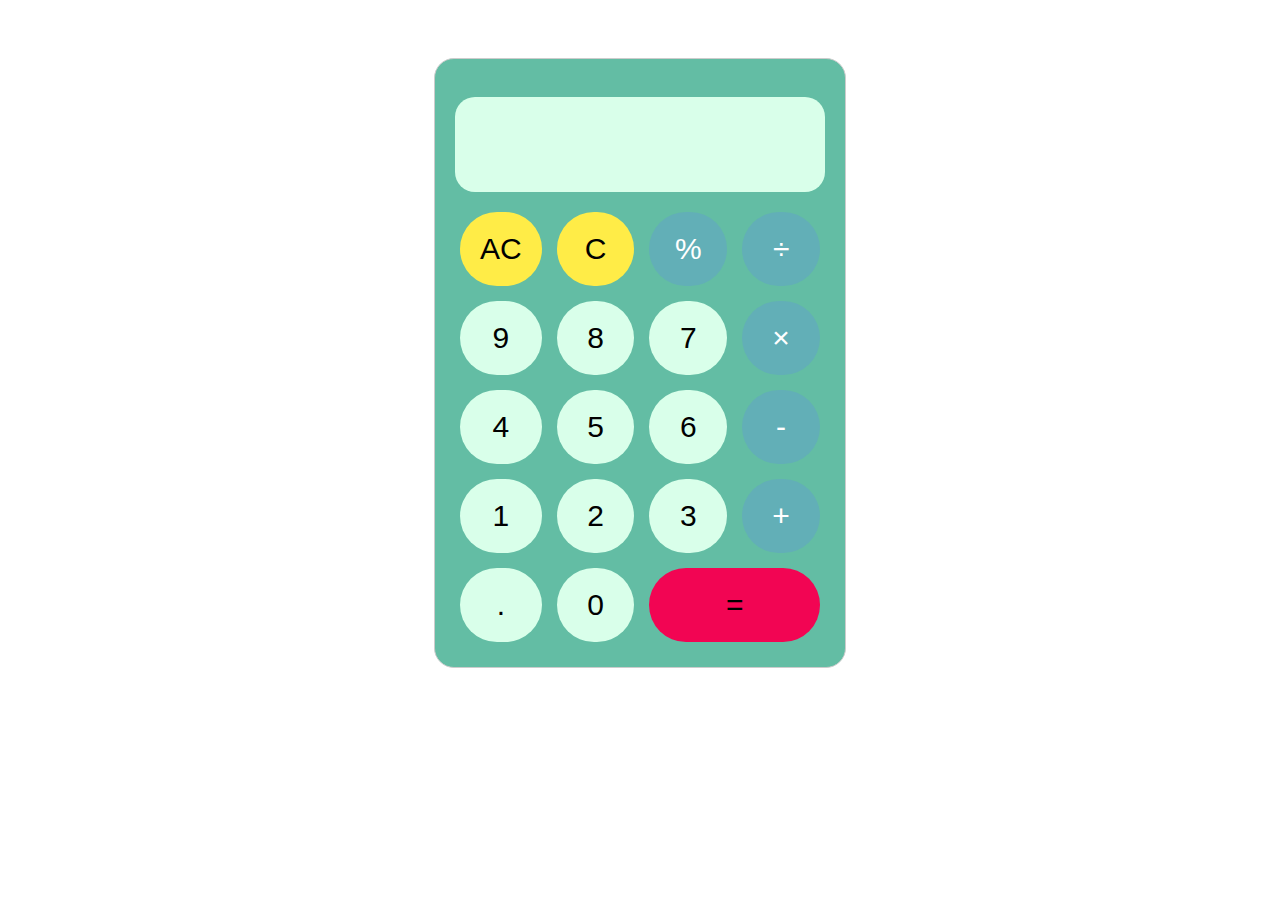
<file: HCI_CALCU/index.html>
<!DOCTYPE html>
<html lang="en">
<head>
<meta charset="UTF-8">
<meta name="viewport" content="width=device-width, initial-scale=1.0">
<title>Calculator</title>
<link rel="stylesheet" href="index.css">
</head>
<body>
    <div class="box">
        <div class="container">
            <div class="input-display" id="input-display" style="height: 25px; border-radius: 20px;"></div>

            <div class="grid-item">
                <button type="button" id="ac" style="background-color: #ffec47;">AC</button>
            </div>

            <div class="grid-item">
                <button type="button" id="c" style="background-color: #ffec47;">C</button>
            </div>

            <div class="grid-item">
                <button type="button" id="modulo" style="background-color: #62afb7; color:white;">%</button>
            </div>

            <div class="grid-item">
                <button type="button" id="divide" style="background-color: #62afb7;  color:white;">÷</button>
            </div>

            <div class="grid-item">
                <button type="button" id="nine">9</button>
            </div>

            <div class="grid-item">
                <button type="button" id="eight">8</button>
            </div>

            <div class="grid-item">
                <button type="button" id="seven">7</button>
            </div>

            <div class="grid-item">
                <button type="button" id="multiply" style="background-color: #62afb7;  color:white;">×</button>
            </div>

            <div class="grid-item">
                <button type="button" id="four">4</button>
            </div>
            
            <div class="grid-item">
                <button type="button" id="five">5</button>
            </div>

            <div class="grid-item">
                <button type="button" id="six">6</button>
            </div>

            <div class="grid-item">
                <button type="button" id="minus" style="background-color: #62afb7;  color:white;">-</button>
            </div>

            <div class="grid-item">
                <button type="button" id="one">1</button>
            </div>

            <div class="grid-item">
                <button type="button" id="two">2</button>
            </div>

            <div class="grid-item">
                <button type="button" id="three">3</button>
            </div>

            <div class="grid-item">
                <button type="button" id="add" style="background-color: #62afb7;  color:white;">+</button>
            </div>

            <div class="grid-item">
                <button type="button" id="decimal">.</button>
            </div>

            <div class="grid-item">
                <button type="button" id="zero">0</button>
            </div>

            <div class="grid-item" id="zero-grid">
                <button type="button" id="equals" style="background-color: #f20553;">=</button>
            </div>
        </div>
    </div>
    <script src="calculator.js"></script>
</body>
</html>
</file>
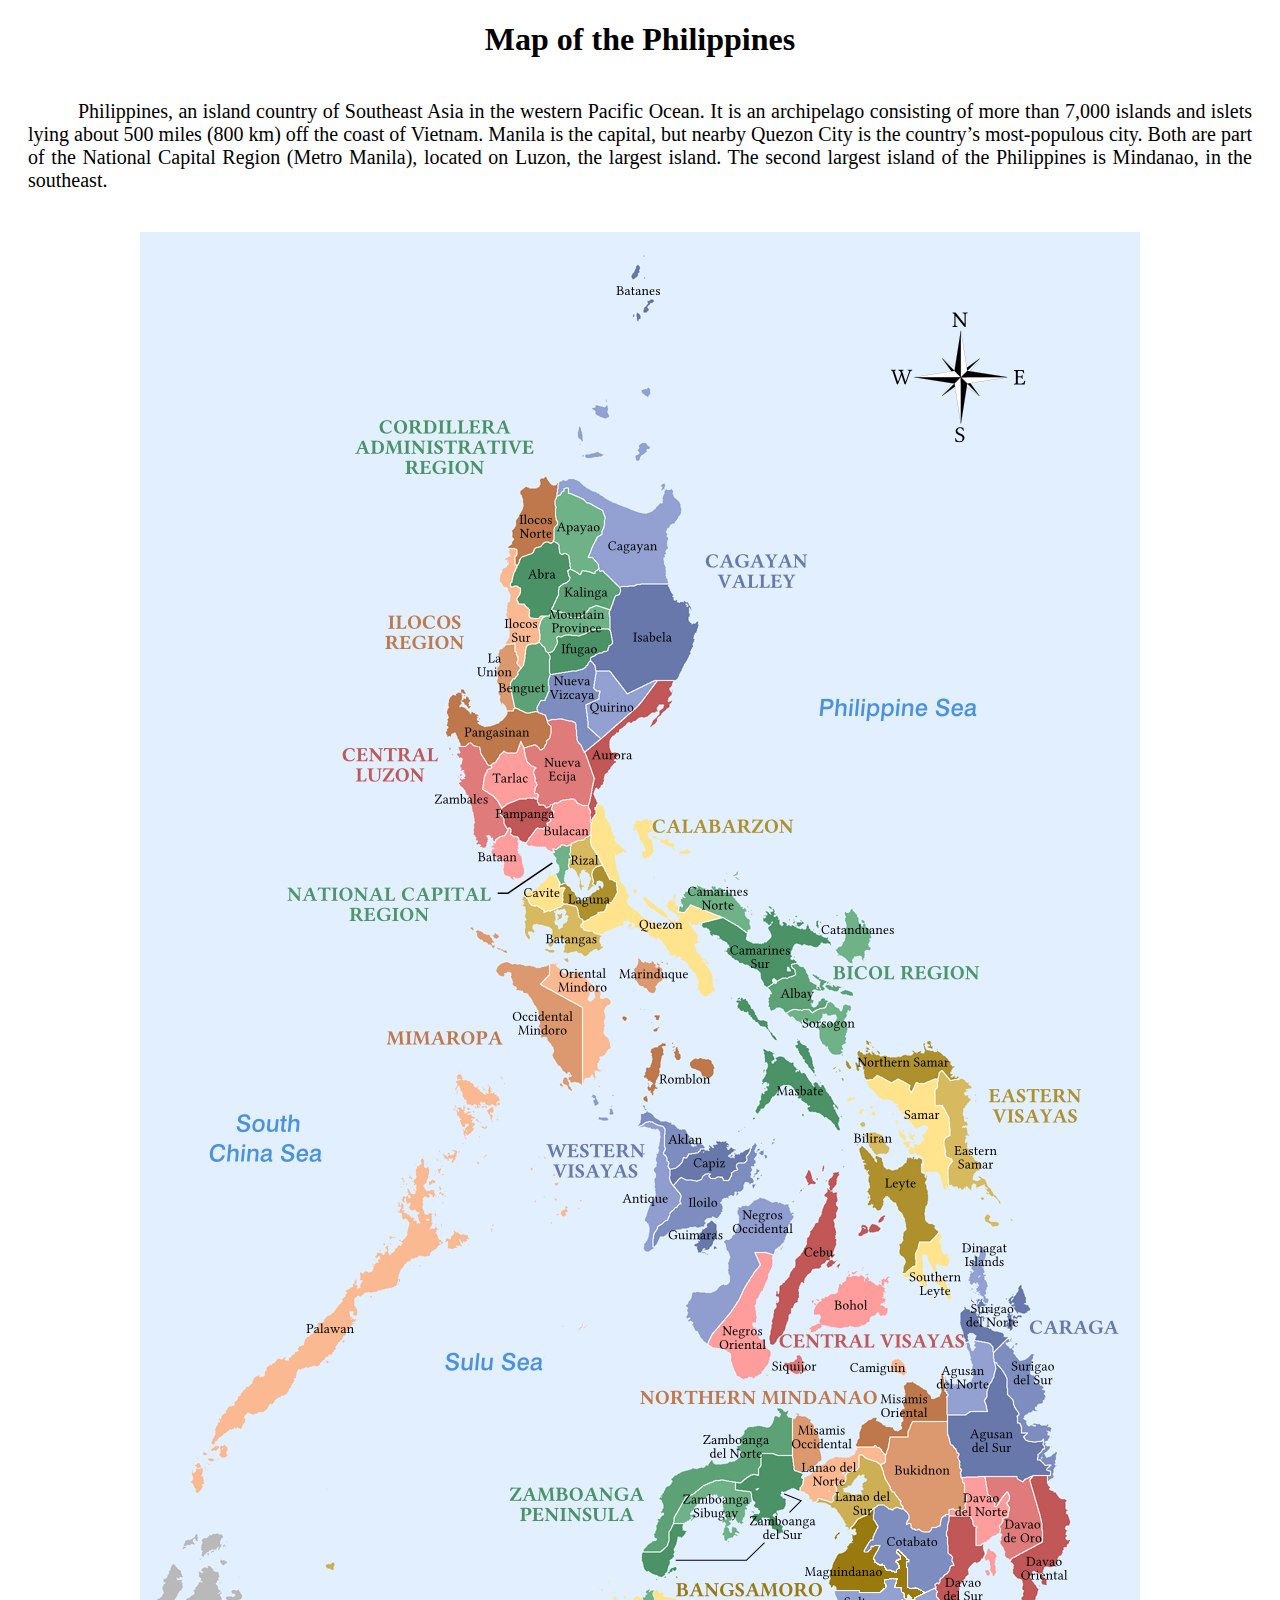
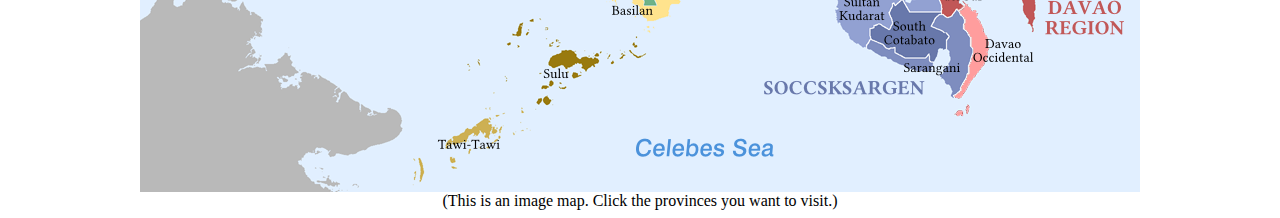
<file: Image Mapping/index.html>
<!-- Lubay, Robert Deniel M.
     BSCS 2A


Information in the file are from the web. PhilAtlas.com (Province information)-->
<!DOCTYPE html>
<head>
    <html lang="en">
    <meta charset="UTF-8">
    <meta name="viewport" content="width=device-width, initial-scale=1.0">

    <title>Map of The Philippines</title>

    <style>
        .center-image {
            display: flex;
            justify-content: center;
        }
    </style>

</head>

<body>
    <h1 style="text-align: center;">Map of the Philippines</h1>
    <p style="text-indent: 50px; font-size: 20px; text-align: justify; padding: 20px;">
        Philippines, an island country of Southeast Asia in the western Pacific Ocean. It is an archipelago consisting of more than 7,000 islands and islets lying about 500 miles (800 km) off the coast of Vietnam. Manila is the capital, but nearby Quezon City is the country’s most-populous city. Both are part of the National Capital Region (Metro Manila), located on Luzon, the largest island. The second largest island of the Philippines is Mindanao, in the southeast.
    </p>
<div class="center-image">
<img src="Labelled_map_of_the_Philippines_-_Provinces_and_Regions.png" usemap="#image-map">
</div>
<figcaption style="text-align: center;">(This is an image map. Click the provinces you want to visit.)</figcaption>


<map name="image-map">
    <!-- Province with html file -->
    <!-- Luzon -->
    <area target="" alt="Tarlac" title="Tarlac" href="Tarlac.html" coords="372,548,18" shape="circle">
    <area target="" alt="Batanes" title="Batanes" href="Batanes.html" coords="497,58,29" shape="circle">
    <area target="" alt="Quezon" title="Quezon" href="Quezon.html" coords="509,689,34" shape="circle">

    <!-- Visayas -->
    <area target="" alt="Leyte" title="Leyte" href="Leyte.html" coords="759,962,32" shape="circle">
    <area target="" alt="Samar" title="Samar" href="Samar.html" coords="781,884,28" shape="circle">
    <area target="" alt="Antique" title="Antique" href="Antique.html" coords="509,966,23" shape="circle">

    <!-- Mindanao -->
    <area target="" alt="Tawi-Tawi" title="Tawi-Tawi" href="Tawi-Tawi.html" coords="330,1509,34" shape="circle">
    <area target="" alt="Maguindanao" title="Maguindanao" href="Maguindanao.html" coords="706,1331,23" shape="circle">
    <area target="" alt="Bukidnon" title="Bukidnon" href="Bukidnon.html" coords="786,1237,29" shape="circle">


    <!-- Without -->
    <area target="" alt="Aurora" title="Aurora" href="#" coords="470,526,18" shape="circle">
    <area target="" alt="Nueva Ecija" title="Nueva Ecija" href="#" coords="423,536,24" shape="circle">
    <area target="" alt="Ilocos Norte" title="Ilocos Norte" href="#" coords="393,292,21" shape="circle">
    <area target="" alt="Apayao" title="Apayao" href="#" coords="438,295,22" shape="circle">
    <area target="" alt="Cagayan" title="Cagayan" href="#" coords="495,319,33" shape="circle">
    <area target="" alt="Isabela" title="Isabela" href="#" coords="513,408,34" shape="circle">
    <area target="" alt="Quirino" title="Quirino" href="#" coords="473,474,18" shape="circle">
    <area target="" alt="Ifugao" title="Ifugao" href="#" coords="434,421,17" shape="circle">
    <area target="" alt="La Union " title="La Union " href="#" coords="368,440,12" shape="circle">
    <area target="" alt="Ilocos Sur" title="Ilocos Sur" href="#" coords="380,396,18" shape="circle">
    <area target="" alt="Abra" title="Abra" href="#" coords="401,346,21" shape="circle">
    <area target="" alt="Mountain Province" title="Mountain Province" href="#" coords="435,391,15" shape="circle">
    <area target="" alt="Pangasinan" title="Pangasinan" href="#" coords="358,504,24" shape="circle">
    <area target="" alt="Batangas" title="Batangas" href="#" coords="420,702,23" shape="circle">
    <area target="" alt="Marinduque" title="Marinduque" href="#" coords="508,749,20" shape="circle">
    <area target="" alt="Oriental Mindoro" title="Oriental Mindoro" href="#" coords="453,762,20" shape="circle">
    <area target="" alt="Occidental Mindoro" title="Occidental Mindoro" href="#" coords="409,790,27" shape="circle">
    <area target="" alt="Palawan" title="Palawan" href="#" coords="75,1195,107,1139,146,1109,164,1086,198,1062,219,1041,235,1012,253,1000,264,945,285,923,298,946,307,1000,287,1045,245,1074,226,1098,165,1148,136,1179,95,1203,85,1210,68,1216" shape="poly">
    <area target="" alt="Romblon" title="Romblon" href="#" coords="538,837,38" shape="circle">
    <area target="" alt="Zambales" title="Zambales" href="#" coords="325,567,28" shape="circle">
    <area target="" alt="Bataan" title="Bataan" href="#" coords="365,627,19" shape="circle">
    <area target="" alt="Bulacan" title="Bulacan" href="#" coords="429,596,24" shape="circle">
    <area target="" alt="Pampanga" title="Pampanga" href="#" coords="383,586,18" shape="circle">
    <area target="" alt="Rizal" title="Rizal" href="#" coords="444,629,10" shape="circle">
    <area target="" alt="Laguna" title="Laguna" href="#" coords="449,664,21" shape="circle">
    <area target="" alt="Cavite" title="Cavite" href="#" coords="405,661,19" shape="circle">
    <area target="" alt="Camarines Norte" title="Camarines Norte" href="#" coords="575,669,23" shape="circle">
    <area target="" alt="Camarines Sur" title="Camarines Sur" href="#" coords="625,724,27" shape="circle">
    <area target="" alt="Catanduanes" title="Catanduanes" href="#" coords="714,701,27" shape="circle">
    <area target="" alt="Albay" title="Albay" href="#" coords="654,762,18" shape="circle">
    <area target="" alt="Sorsogon" title="Sorsogon" href="#" coords="689,798,25" shape="circle">
    <area target="" alt="Masbate" title="Masbate" href="#" coords="653,858,36" shape="circle">
    <area target="" alt="Nueva Vizcaya" title="Nueva Vizcaya" href="#" coords="431,464,21" shape="circle">
    <area target="" alt="Kalinga" title="Kalinga" href="#" coords="446,358,17" shape="circle">
    <area target="" alt="Benguet" title="Benguet" href="#" coords="393,453,14" shape="circle">




    <area target="" alt="Aklan " title="Aklan" href="#" coords="573,930,16" shape="circle">
    <area target="" alt="Iloilo" title="Iloilo" href="#" coords="558,971,21" shape="circle">
    <area target="" alt="Guimaras" title="Guimaras" href="#" coords="566,1010,16" shape="circle">
    <area target="" alt="Negros Occidental" title="Negros Occidental" href="#" coords="615,994,27" shape="circle">
    <area target="" alt="Negros Oriental" title="Negros Oriental" href="" coords="601,1105,29" shape="circle">
    <area target="" alt="Cebu" title="Cebu" href="#" coords="677,1020,31" shape="circle">
    <area target="" alt="Bohol" title="Bohol" href="#" coords="715,1076,28" shape="circle">
    <area target="" alt="Siquijor" title="Siquijor" href="#" coords="656,1135,22" shape="circle">
    <area target="" alt="Biliran" title="Biliran" href="#" coords="732,909,25" shape="circle">
    <area target="" alt="Eastern Samar" title="Eastern Samar" href="#" coords="833,924,28" shape="circle">
    <area target="" alt="Southern Leyte" title="Southern Leyte" href="#" coords="793,1040,25" shape="circle">



    <area target="" alt="Zamboanga del Norte" title="Zamboanga del Norte" href="#" coords="583,1215,36" shape="circle">
    <area target="" alt="Zamboanga Sibugay" title="Zamboanga Sibugay" href="#" coords="578,1286,28" shape="circle">
    <area target="" alt="Zamboanga del Sur" title="Zamboanga del Sur" href="#" coords="638,1272,30" shape="circle">
    <area target="" alt="Misamis Occidental" title="Misamis Occidental" href="#" coords="679,1199,26" shape="circle">
    <area target="" alt="Lanao del Norte" title="Lanao del Norte" href="#" coords="687,1248,19" shape="circle">
    <area target="" alt="Cotabato" title="Cotabato" href="#" coords="770,1318,25" shape="circle">
    <area target="" alt="Sultan Kudarat" title="Sultan Kudarat" href="#" coords="770,1401,24" shape="circle">
    <area target="" alt="Sarangani" title="Sarangani" href="#" coords="788,1445,19" shape="circle">
    <area target="" alt="Davao del Sur" title="Davao del Sur" href="#" coords="823,1359,21" shape="circle">
    <area target="" alt="Davao del Norte" title="Davao del Norte" href="#" coords="839,1272,21" shape="circle">
    <area target="" alt="Davao de Oro" title="Davao de Oro" href="#" coords="883,1298,22" shape="circle">
    <area target="" alt="Davao Oriental" title="Davao Oriental" href="#" coords="901,1342,22" shape="circle">
    <area target="" alt="Davao Occidental" title="Davao Occidental" href="#" coords="856,1421,24" shape="circle">
    <area target="" alt="Camiguin" title="Camiguin" href="#" coords="754,1134,18" shape="circle">
    <area target="" alt="Misamis Oriental" title="Misamis Oriental" href="#" coords="767,1174,21" shape="circle">
    <area target="" alt="Lanao del Sur" title="Lanao del Sur" href="#" coords="727,1266,19" shape="circle">
    <area target="" alt="Agusan del Sur" title="Agusan del Sur" href="#" coords="852,1210,28" shape="circle">
    <area target="" alt="Agusan del Norte" title="Agusan del Norte" href="#" coords="827,1149,26" shape="circle">
    <area target="" alt="Surigao del Sur" title="Surigao del Sur" href="#" coords="898,1143,29" shape="circle">
    <area target="" alt="Surigao del Norte" title="Surigao del Norte" href="#" coords="853,1085,25" shape="circle">
    <area target="" alt="Dinagat Island" title="Dinagat Island" href="#" coords="843,1028,25" shape="circle">
    <area target="" alt="Sulu" title="Sulu" href="#" coords="426,1438,29" shape="circle">
    <area target="" alt="Basilan" title="Basilan" href="#" coords="510,1379,27" shape="circle">
</map>
</map></body>
</html>
</file>
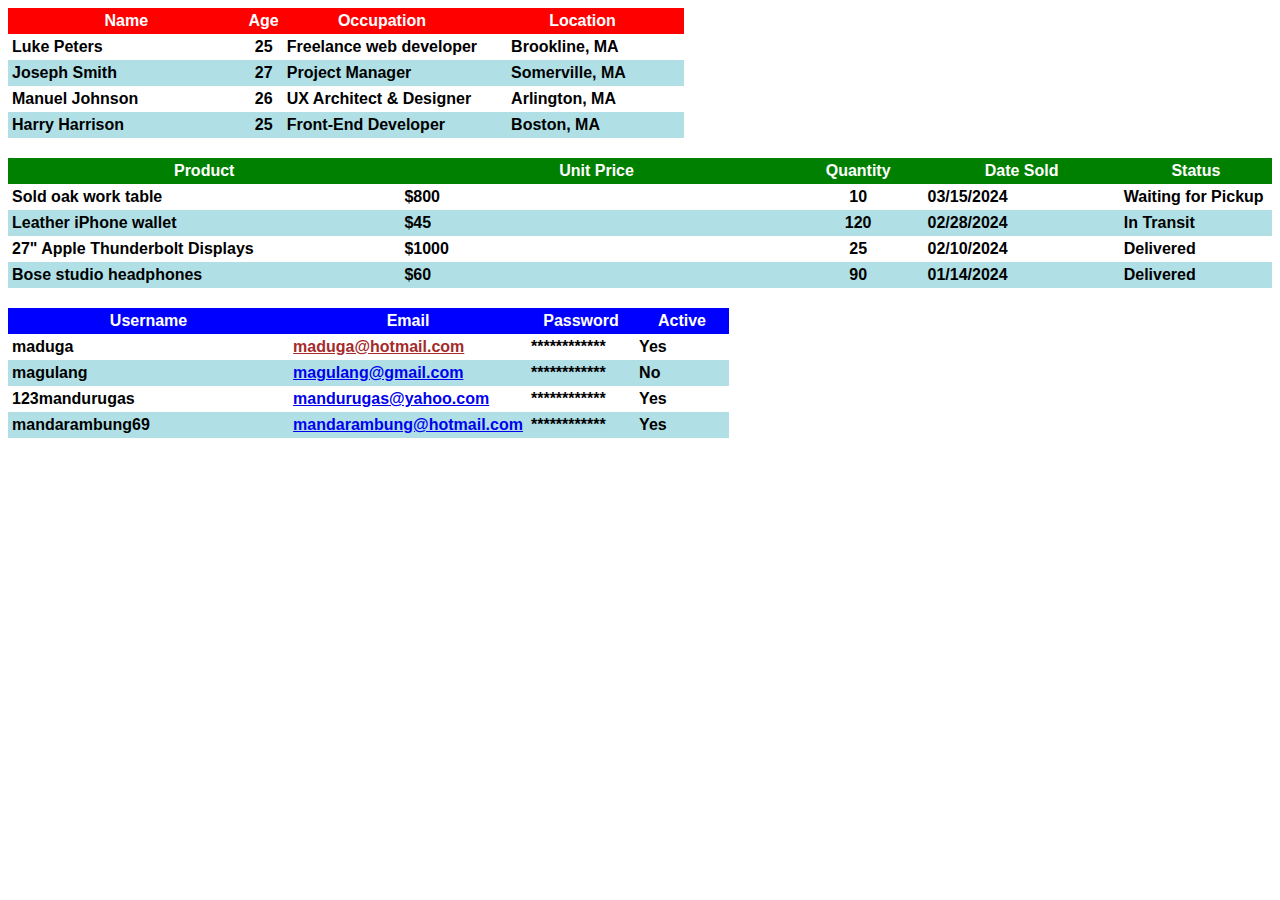
<file: Lubay_Act2_Table.html>
<!-- Lubay, Robert Deniel M.
    BSCS 2A
    Activity number 2 -->

<!DOCTYPE html>
<html lang="en">
<head>
    <meta charset="UTF-8">
    <title>Activity 2</title>
    <style>
        table {
            border-collapse: collapse;
            margin-bottom: 20px;
            font-weight: 550;
        }

        tr:nth-child(even) {
            background-color: white;
            text-align: left;
            padding: 8px;
        }

        tr:nth-child(odd) {
            background-color: powderblue;
            text-align: start;
            padding: 8px;
        }

        tr.header {
            color: white;
            text-align: center;
            padding: 8px;
        }

        td {
            border: none;
            padding: 4px;
            font-family: Calibri, sans-serif; 
        }

        a {
            text-decoration: underline;
        }
    </style>
</head>
<body>
    <table>
        <tr class="header" style="background-color: red; color: white; text-align:center;">
            <td style="width: 35%;">Name</td>
            <td>Age</td>
            <td>Occupation</td>
            <td style="width: 30%;">Location</td>
        </tr>

        <tr>
            <td>Luke Peters</td>
            <td style="text-align: center;">25</td>
            <td>Freelance web developer</td>
            <td style="padding-left: 30px;">Brookline, MA</td> 
        </tr>

        <tr>
            <td>Joseph Smith</td>
            <td style="text-align: center;">27</td>
            <td>Project Manager</td>
            <td style="padding-left: 30px;">Somerville, MA</td>
        </tr>

        <tr>
            <td>Manuel Johnson</td>
            <td style="text-align: center;">26</td>
            <td>UX Architect & Designer</td>
            <td style="padding-left: 30px;">Arlington, MA</td>
        </tr>

        <tr>
            <td>Harry Harrison</td>
            <td style="text-align: center;">25</td>
            <td>Front-End Developer</td>
            <td style="padding-left: 30px;">Boston, MA</td>
        </tr>
    </table>

    <table>
        <tr class="header" style="background-color: green; color: white;">
            <td style="width: 30%; text-align: center;">Product</td>
            <td style="width: 30%; text-align: center;">Unit Price</td>
            <td style="width: 10%; text-align: center;">Quantity</td>   
            <td style="width: 15%; text-align: center;">Date Sold</td>
            <td style="width: 10%; text-align: center;">Status</td>
        </tr>
        
        
        <tr>
            <td>Sold oak work table</td>
            <td>$800</td>
            <td style="text-align: center;">10</td>
            <td>03/15/2024</td>
            <td style="white-space: nowrap;">Waiting for Pickup</td>
        </tr>

        <tr>
            <td>Leather iPhone wallet</td>
            <td>$45</td>
            <td style="text-align: center;">120</td>
            <td>02/28/2024</td>
            <td>In Transit</td>
        </tr>

        <tr>
            <td>27" Apple Thunderbolt Displays</td>
            <td>$1000</td>
            <td style="text-align: center;">25</td>
            <td>02/10/2024</td>
            <td>Delivered</td>
        </tr>

        <tr>
            <td>Bose studio headphones</td>
            <td>$60</td>
            <td style="text-align: center;">90</td>
            <td>01/14/2024</td>
            <td>Delivered</td>
        </tr>
    </table>

    <table>
        <tr class="header" style="background-color: blue; color: white;">
            <td style="width: 39%; text-align: center;">Username</td>
            <td  style="width: 33%; text-align: center;">Email</td>
            <td>Password</td>   
            <td  style="width: 13%; text-align: center;">Active</td>
        </tr>

        <tr>
            <td>maduga</td>
            <td><a href="mailto:maduga@hotmail.com" style="color: brown;">maduga@hotmail.com</a></td>
            <td>************</td>
            <td>Yes</td>
        </tr>

        <tr>
            <td>magulang</td>
            <td><a href="mailto:magulang@gmail.com">magulang@gmail.com</a></td>
            <td>************</td>
            <td>No</td>
        </tr>

        <tr>
            <td>123mandurugas</td>
            <td><a href="mailto:mandurugas@yahoo.com">mandurugas@yahoo.com</a></td>
            <td>************</td>
            <td>Yes</td>
        </tr>

        <tr>
            <td>mandarambung69</td>
            <td><a href="mailto:mandarambung@hotmail.com">mandarambung@hotmail.com</a></td>
            <td>************</td>
            <td>Yes</td>
        </tr>
    </table>
</body>
</html>
</file>
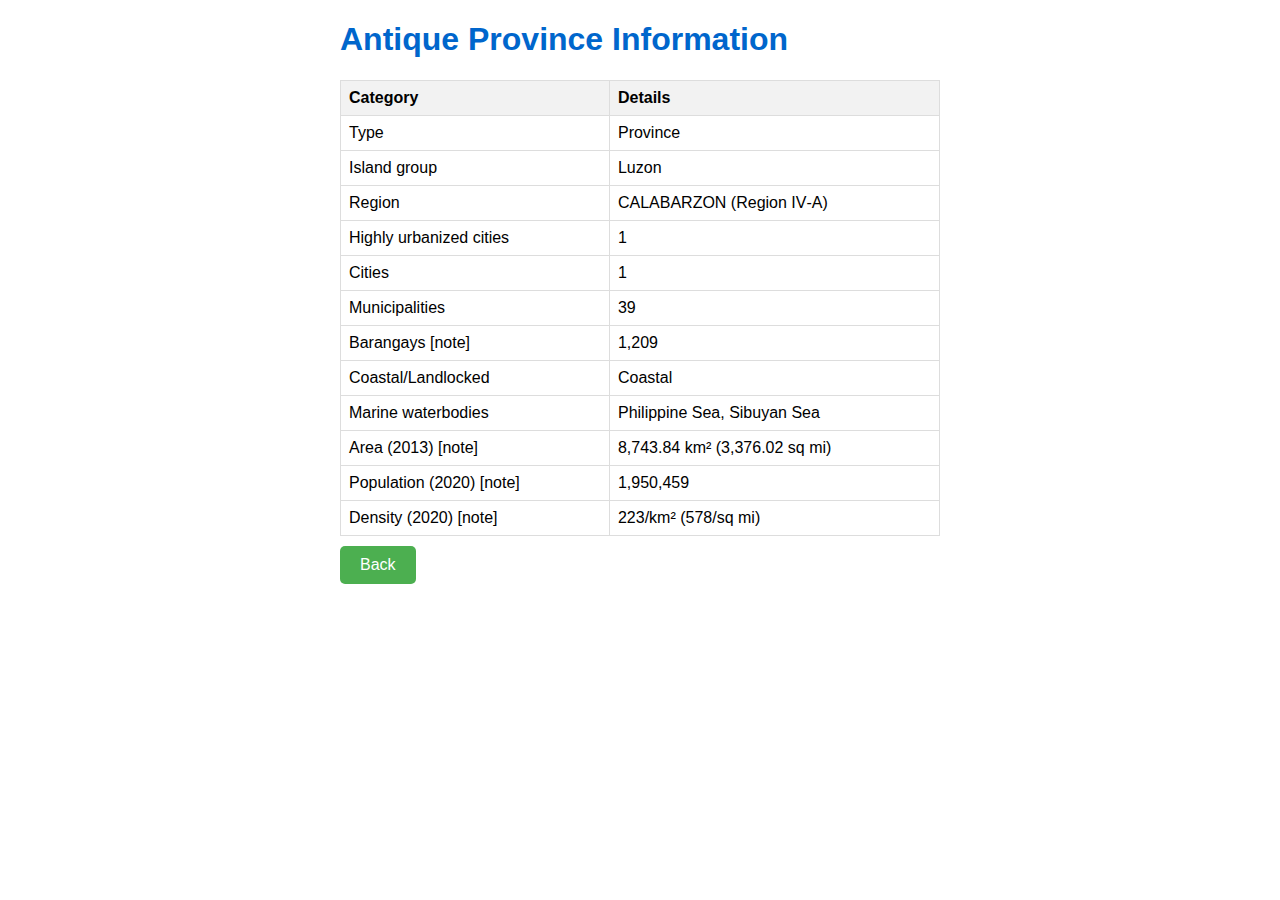
<file: Image Mapping/Antique.html>
<!DOCTYPE html>
<html lang="en">
<head>
    <meta charset="UTF-8">
    <meta name="viewport" content="width=device-width, initial-scale=1.0">
    <title>Antique Province Information</title>
    <style>
        body {
            font-family: Arial, sans-serif;
            max-width: 600px;
            margin: 20px auto;
            padding: 0 20px;
        }

        h1 {
            color: #0066cc;
        }

        table {
            border-collapse: collapse;
            width: 100%;
        }

        th, td {
            border: 1px solid #ddd;
            padding: 8px;
            text-align: left;
        }

        th {
            background-color: #f2f2f2;
        }

        button {
            padding: 10px 20px;
            font-size: 16px;
            cursor: pointer;
            background-color: #4CAF50; 
            color: #fff; 
            border: none;
            border-radius: 5px;
            margin-top: 10px;
        }
    </style>
</head>
<body>

<h1>Antique Province Information</h1>

<table>
    <tr>
        <th>Category</th>
        <th>Details</th>
    </tr>
    <tr>
        <td>Type</td>
        <td>Province</td>
    </tr>
    <tr>
        <td>Island group</td>
        <td>Luzon</td>
    </tr>
    <tr>
        <td>Region</td>
        <td>CALABARZON (Region IV‑A)</td>
    </tr>
    <tr>
        <td>Highly urbanized cities</td>
        <td>1</td>
    </tr>
    <tr>
        <td>Cities</td>
        <td>1</td>
    </tr>
    <tr>
        <td>Municipalities</td>
        <td>39</td>
    </tr>
    <tr>
        <td>Barangays [note]</td>
        <td>1,209</td>
    </tr>
    <tr>
        <td>Coastal/Landlocked</td>
        <td>Coastal</td>
    </tr>
    <tr>
        <td>Marine waterbodies</td>
        <td>Philippine Sea, Sibuyan Sea</td>
    </tr>
    <tr>
        <td>Area (2013) [note]</td>
        <td>8,743.84 km² (3,376.02 sq mi)</td>
    </tr>
    <tr>
        <td>Population (2020) [note]</td>
        <td>1,950,459</td>
    </tr>
    <tr>
        <td>Density (2020) [note]</td>
        <td>223/km² (578/sq mi)</td>
    </tr>
</table>
<button onclick="window.location.href='index.html'">Back</button></body>
</html>
</file>
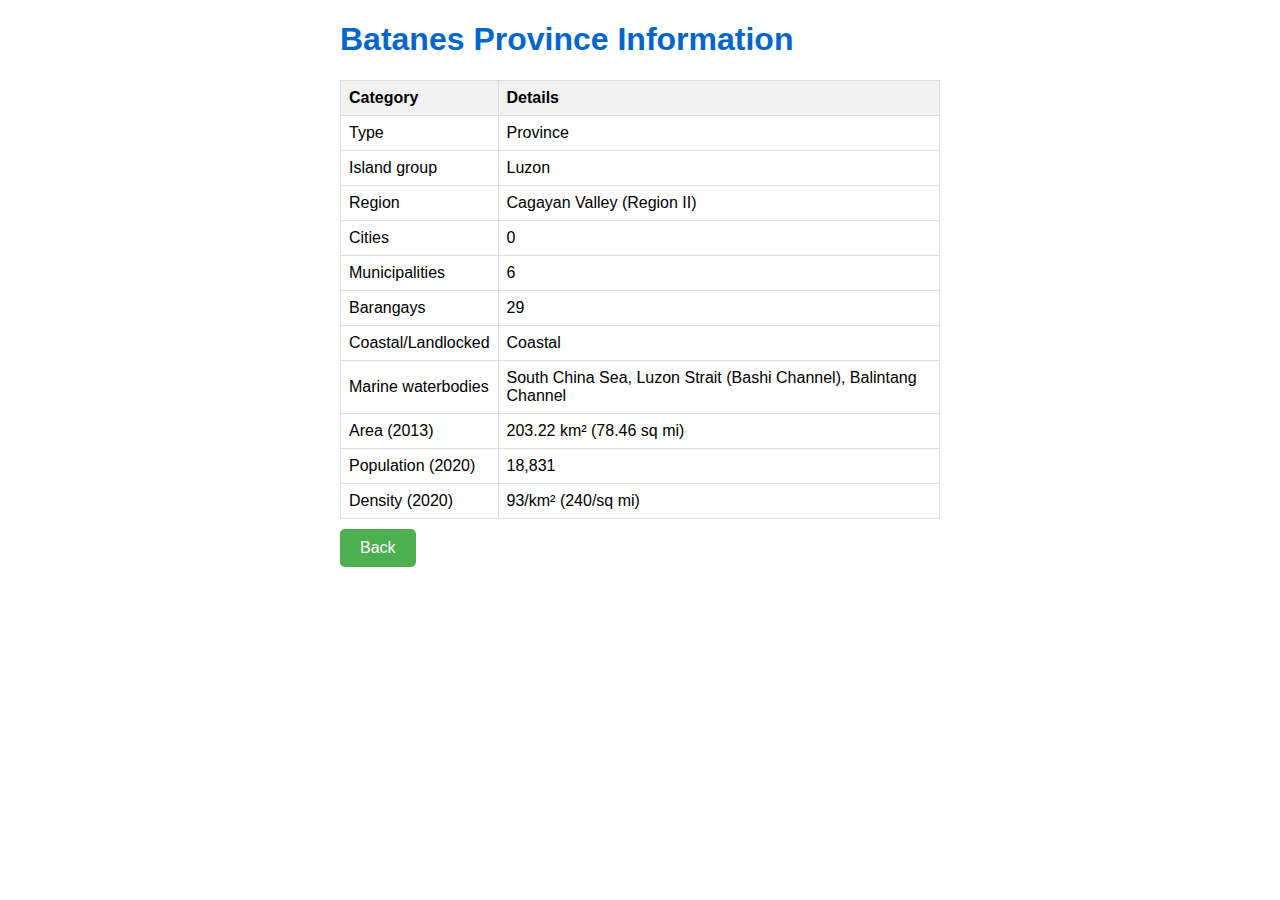
<file: Image Mapping/Batanes.html>
<!DOCTYPE html>
<html lang="en">
<head>
    <meta charset="UTF-8">
    <meta name="viewport" content="width=device-width, initial-scale=1.0">
    <title>Batanes Province Information</title>
    <style>
        body {
            font-family: Arial, sans-serif;
            max-width: 600px;
            margin: 20px auto;
            padding: 0 20px;
        }

        h1 {
            color: #0066cc;
        }

        table {
            border-collapse: collapse;
            width: 100%;
        }

        th, td {
            border: 1px solid #ddd;
            padding: 8px;
            text-align: left;
        }

        th {
            background-color: #f2f2f2;
        }

        button {
            padding: 10px 20px;
            font-size: 16px;
            cursor: pointer;
            background-color: #4CAF50; 
            color: #fff; 
            border: none;
            border-radius: 5px;
            margin-top: 10px;
        }
    </style>
</head>
<body>

<h1>Batanes Province Information</h1>

<table>
    <tr>
        <th>Category</th>
        <th>Details</th>
    </tr>
    <tr>
        <td>Type</td>
        <td>Province</td>
    </tr>
    <tr>
        <td>Island group</td>
        <td>Luzon</td>
    </tr>
    <tr>
        <td>Region</td>
        <td>Cagayan Valley (Region II)</td>
    </tr>
    <tr>
        <td>Cities</td>
        <td>0</td>
    </tr>
    <tr>
        <td>Municipalities</td>
        <td>6</td>
    </tr>
    <tr>
        <td>Barangays</td>
        <td>29</td>
    </tr>
    <tr>
        <td>Coastal/Landlocked</td>
        <td>Coastal</td>
    </tr>
    <tr>
        <td>Marine waterbodies</td>
        <td>South China Sea, Luzon Strait (Bashi Channel), Balintang Channel</td>
    </tr>
    <tr>
        <td>Area (2013)</td>
        <td>203.22 km² (78.46 sq mi)</td>
    </tr>
    <tr>
        <td>Population (2020)</td>
        <td>18,831</td>
    </tr>
    <tr>
        <td>Density (2020)</td>
        <td>93/km² (240/sq mi)</td>
    </tr>
</table>
<button onclick="window.location.href='index.html'">Back</button></body>
</html>
</file>
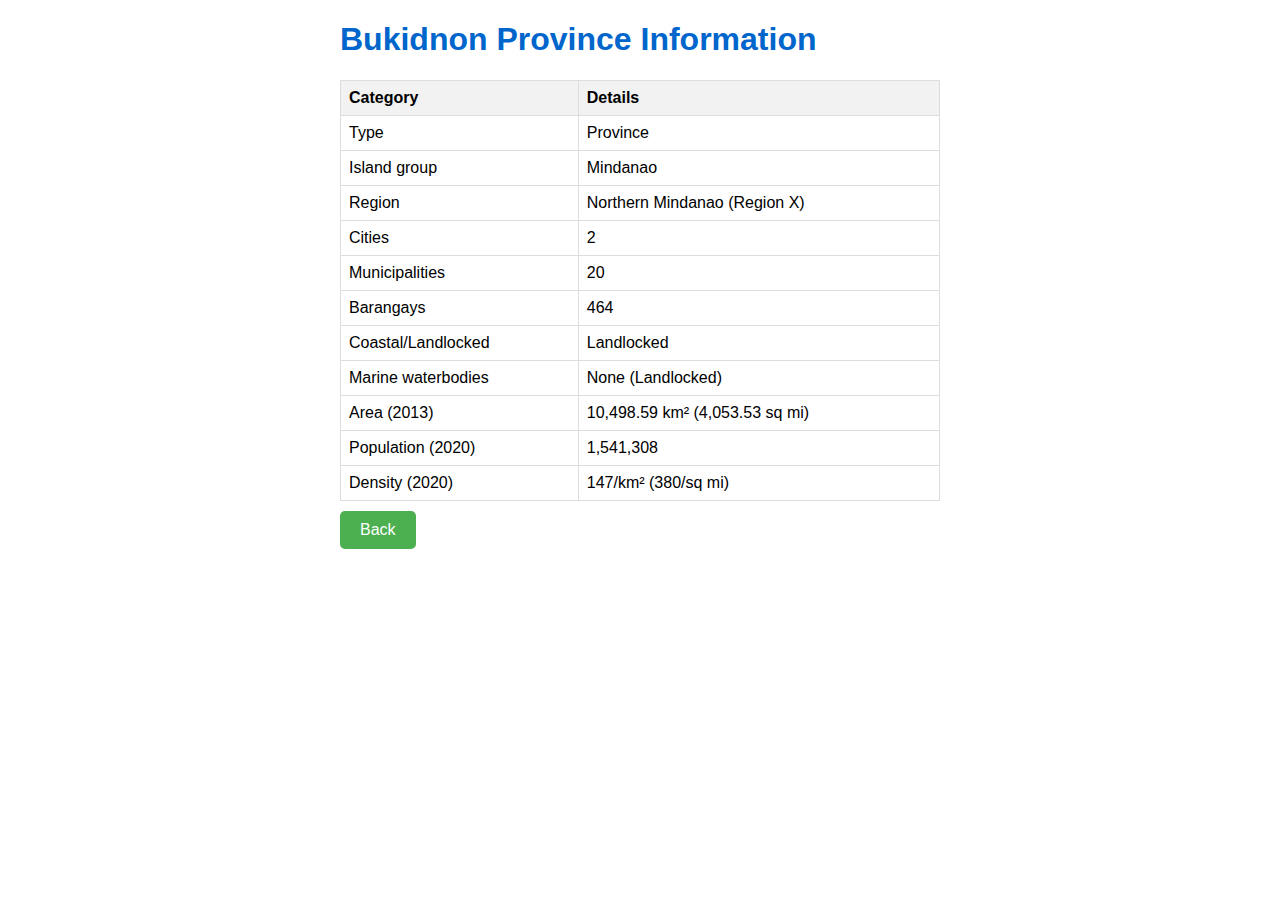
<file: Image Mapping/Bukidnon.html>
<!DOCTYPE html>
<html lang="en">
<head>
    <meta charset="UTF-8">
    <meta name="viewport" content="width=device-width, initial-scale=1.0">
    <title>Bukidnon Province Information</title>
    <style>
        body {
            font-family: Arial, sans-serif;
            max-width: 600px;
            margin: 20px auto;
            padding: 0 20px;
        }

        h1 {
            color: #0066cc;
        }

        table {
            border-collapse: collapse;
            width: 100%;
        }

        th, td {
            border: 1px solid #ddd;
            padding: 8px;
            text-align: left;
        }

        th {
            background-color: #f2f2f2;
        }

        button {
            padding: 10px 20px;
            font-size: 16px;
            cursor: pointer;
            background-color: #4CAF50; 
            color: #fff; 
            border: none;
            border-radius: 5px;
            margin-top: 10px;
        }
    </style>
</head>
<body>

<h1>Bukidnon Province Information</h1>

<table>
    <tr>
        <th>Category</th>
        <th>Details</th>
    </tr>
    <tr>
        <td>Type</td>
        <td>Province</td>
    </tr>
    <tr>
        <td>Island group</td>
        <td>Mindanao</td>
    </tr>
    <tr>
        <td>Region</td>
        <td>Northern Mindanao (Region X)</td>
    </tr>
    <tr>
        <td>Cities</td>
        <td>2</td>
    </tr>
    <tr>
        <td>Municipalities</td>
        <td>20</td>
    </tr>
    <tr>
        <td>Barangays</td>
        <td>464</td>
    </tr>
    <tr>
        <td>Coastal/Landlocked</td>
        <td>Landlocked</td>
    </tr>
    <tr>
        <td>Marine waterbodies</td>
        <td>None (Landlocked)</td>
    </tr>
    <tr>
        <td>Area (2013)</td>
        <td>10,498.59 km² (4,053.53 sq mi)</td>
    </tr>
    <tr>
        <td>Population (2020)</td>
        <td>1,541,308</td>
    </tr>
    <tr>
        <td>Density (2020)</td>
        <td>147/km² (380/sq mi)</td>
    </tr>
</table>
<button onclick="window.location.href='index.html'">Back</button></body>
</html>
</file>
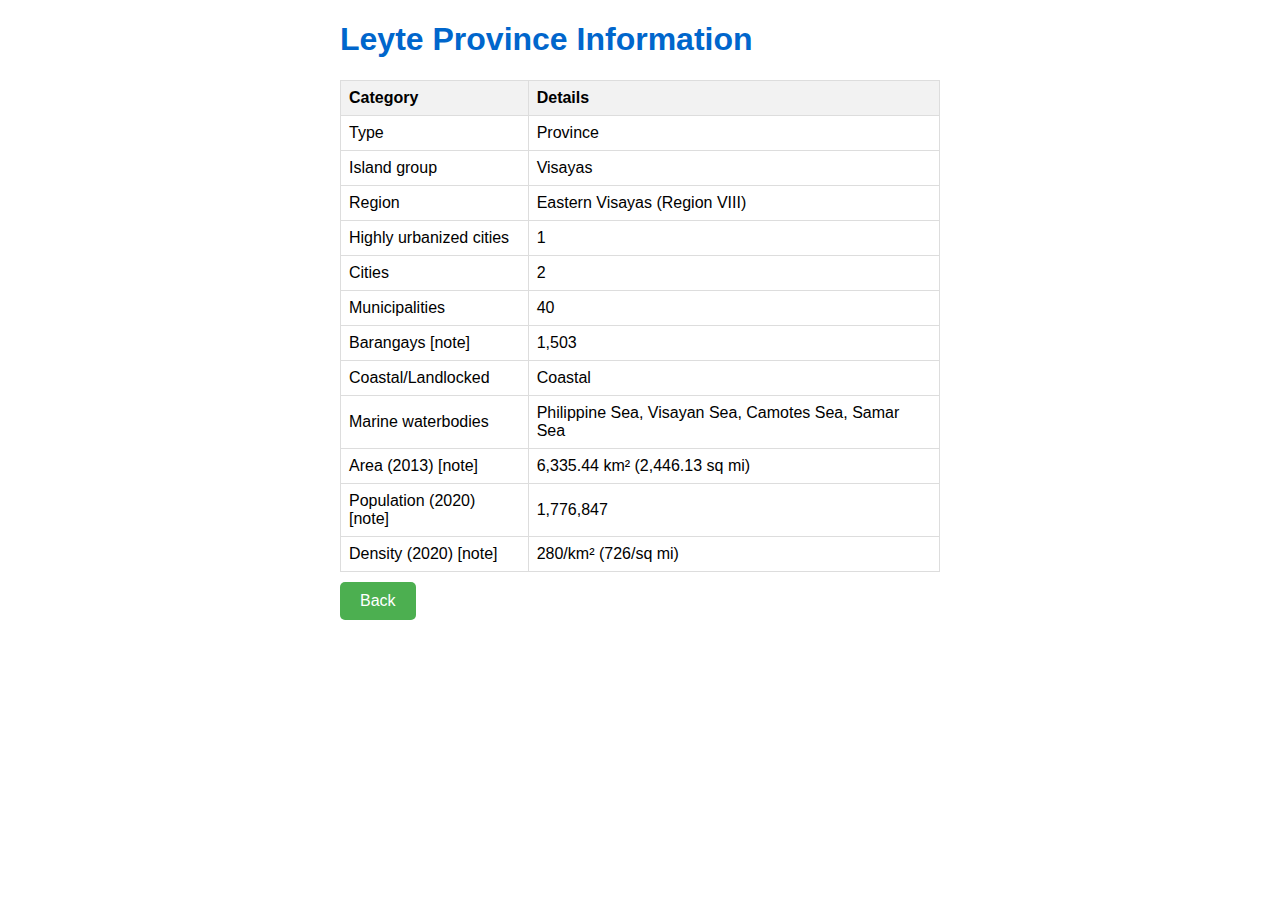
<file: Image Mapping/Leyte.html>
<!DOCTYPE html>
<html lang="en">
<head>
    <meta charset="UTF-8">
    <meta name="viewport" content="width=device-width, initial-scale=1.0">
    <title>Leyte Province Information</title>
    <style>
        body {
            font-family: Arial, sans-serif;
            max-width: 600px;
            margin: 20px auto;
            padding: 0 20px;
        }

        h1 {
            color: #0066cc;
        }

        table {
            border-collapse: collapse;
            width: 100%;
        }

        th, td {
            border: 1px solid #ddd;
            padding: 8px;
            text-align: left;
        }

        th {
            background-color: #f2f2f2;
        }

        button {
            padding: 10px 20px;
            font-size: 16px;
            cursor: pointer;
            background-color: #4CAF50; 
            color: #fff; 
            border: none;
            border-radius: 5px;
            margin-top: 10px;
        }
    </style>
</head>
<body>

<h1>Leyte Province Information</h1>

<table>
    <tr>
        <th>Category</th>
        <th>Details</th>
    </tr>
    <tr>
        <td>Type</td>
        <td>Province</td>
    </tr>
    <tr>
        <td>Island group</td>
        <td>Visayas</td>
    </tr>
    <tr>
        <td>Region</td>
        <td>Eastern Visayas (Region VIII)</td>
    </tr>
    <tr>
        <td>Highly urbanized cities</td>
        <td>1</td>
    </tr>
    <tr>
        <td>Cities</td>
        <td>2</td>
    </tr>
    <tr>
        <td>Municipalities</td>
        <td>40</td>
    </tr>
    <tr>
        <td>Barangays [note]</td>
        <td>1,503</td>
    </tr>
    <tr>
        <td>Coastal/Landlocked</td>
        <td>Coastal</td>
    </tr>
    <tr>
        <td>Marine waterbodies</td>
        <td>Philippine Sea, Visayan Sea, Camotes Sea, Samar Sea</td>
    </tr>
    <tr>
        <td>Area (2013) [note]</td>
        <td>6,335.44 km² (2,446.13 sq mi)</td>
    </tr>
    <tr>
        <td>Population (2020) [note]</td>
        <td>1,776,847</td>
    </tr>
    <tr>
        <td>Density (2020) [note]</td>
        <td>280/km² (726/sq mi)</td>
    </tr>
</table>
<button onclick="window.location.href='index.html'">Back</button></body>
</html>
</file>
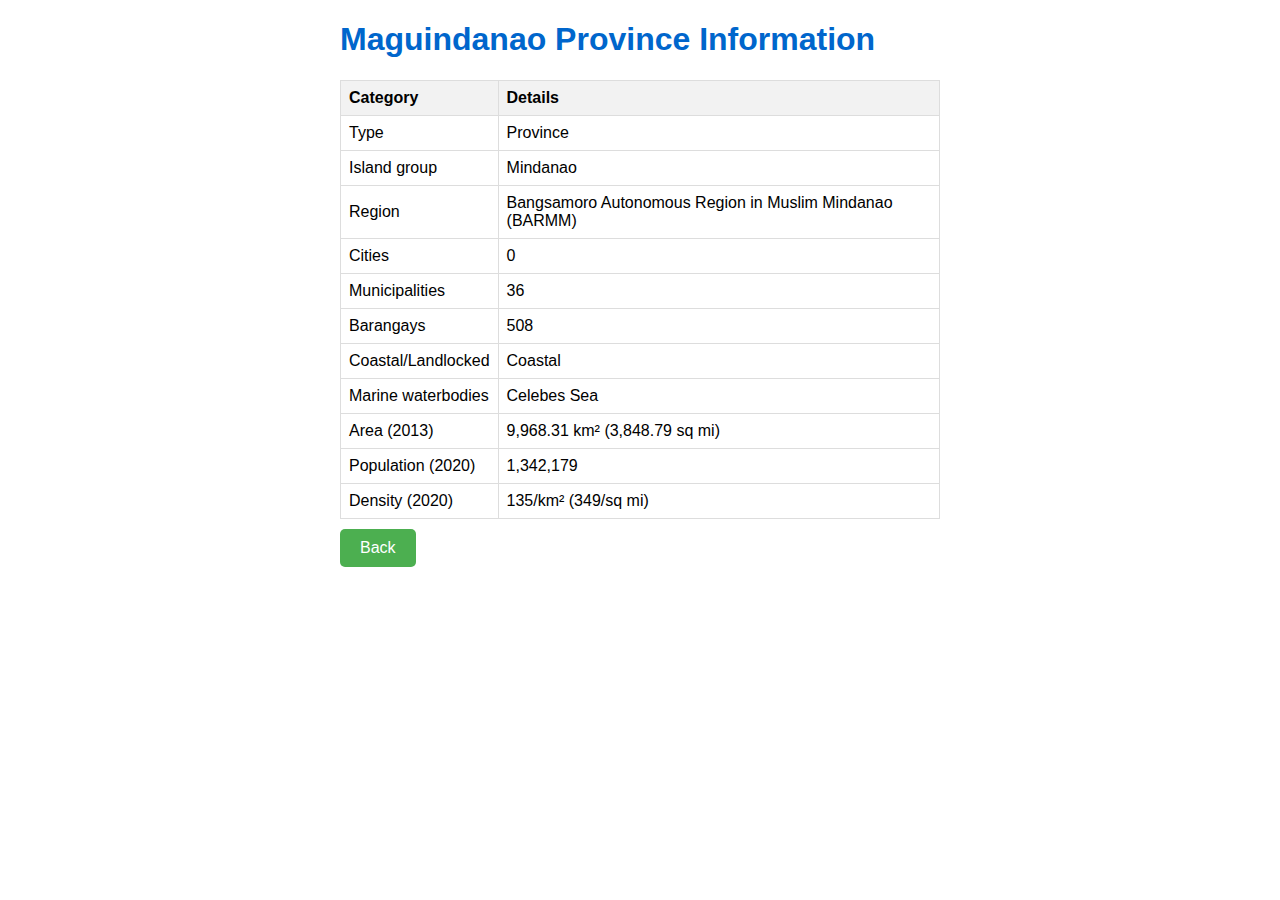
<file: Image Mapping/Maguindanao.html>
<!DOCTYPE html>
<html lang="en">
<head>
    <meta charset="UTF-8">
    <meta name="viewport" content="width=device-width, initial-scale=1.0">
    <title>Maguindanao Province Information</title>
    <style>
        body {
            font-family: Arial, sans-serif;
            max-width: 600px;
            margin: 20px auto;
            padding: 0 20px;
        }

        h1 {
            color: #0066cc;
        }

        table {
            border-collapse: collapse;
            width: 100%;
        }

        th, td {
            border: 1px solid #ddd;
            padding: 8px;
            text-align: left;
        }

        th {
            background-color: #f2f2f2;
        }

        button {
            padding: 10px 20px;
            font-size: 16px;
            cursor: pointer;
            background-color: #4CAF50; 
            color: #fff; 
            border: none;
            border-radius: 5px;
            margin-top: 10px;
        }
    </style>
</head>
<body>

<h1>Maguindanao Province Information</h1>

<table>
    <tr>
        <th>Category</th>
        <th>Details</th>
    </tr>
    <tr>
        <td>Type</td>
        <td>Province</td>
    </tr>
    <tr>
        <td>Island group</td>
        <td>Mindanao</td>
    </tr>
    <tr>
        <td>Region</td>
        <td>Bangsamoro Autonomous Region in Muslim Mindanao (BARMM)</td>
    </tr>
    <tr>
        <td>Cities</td>
        <td>0</td>
    </tr>
    <tr>
        <td>Municipalities</td>
        <td>36</td>
    </tr>
    <tr>
        <td>Barangays</td>
        <td>508</td>
    </tr>
    <tr>
        <td>Coastal/Landlocked</td>
        <td>Coastal</td>
    </tr>
    <tr>
        <td>Marine waterbodies</td>
        <td>Celebes Sea</td>
    </tr>
    <tr>
        <td>Area (2013)</td>
        <td>9,968.31 km² (3,848.79 sq mi)</td>
    </tr>
    <tr>
        <td>Population (2020)</td>
        <td>1,342,179</td>
    </tr>
    <tr>
        <td>Density (2020)</td>
        <td>135/km² (349/sq mi)</td>
    </tr>
</table>
<button onclick="window.location.href='index.html'">Back</button></body>
</html>
</file>
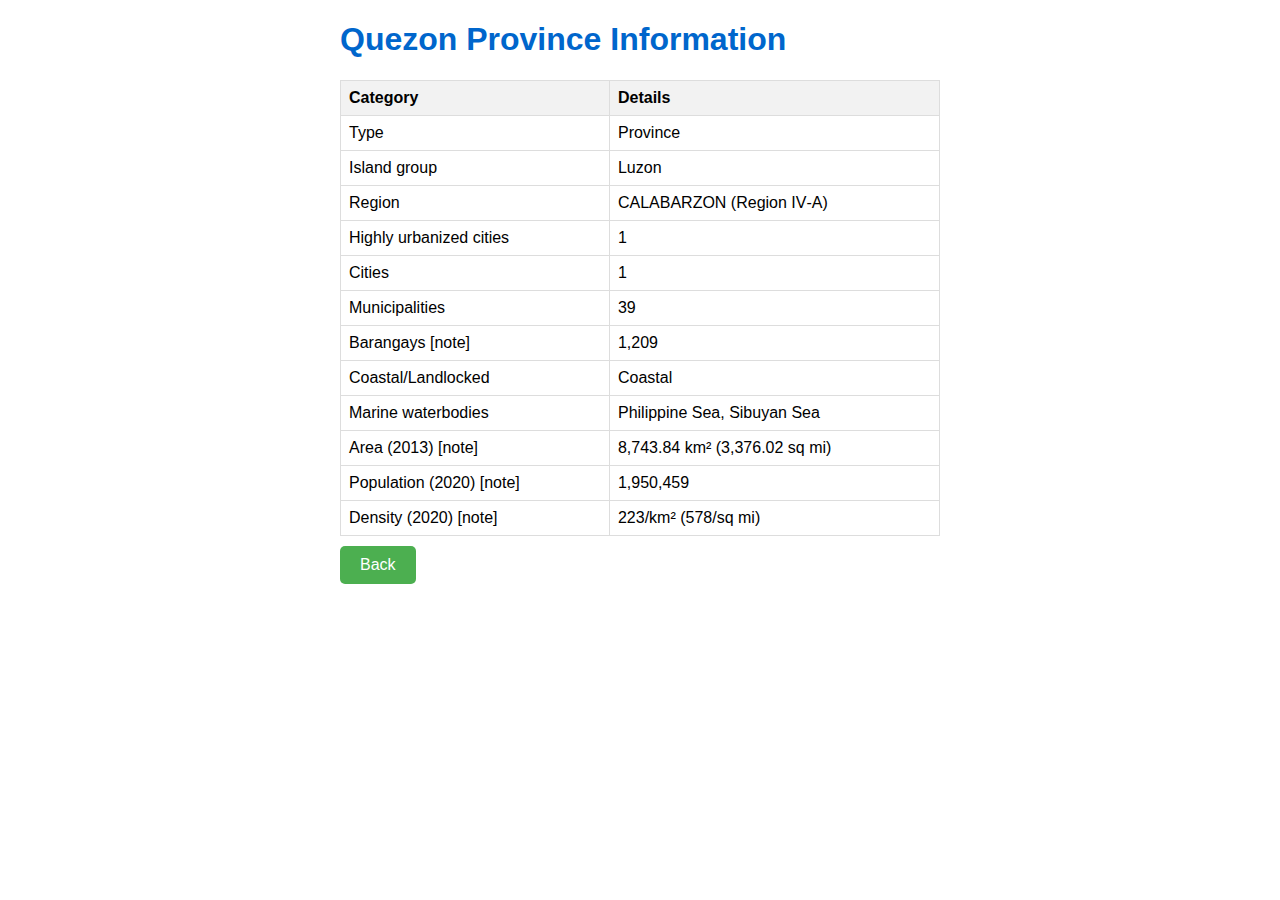
<file: Image Mapping/Quezon.html>
<!DOCTYPE html>
<html lang="en">
<head>
    <meta charset="UTF-8">
    <meta name="viewport" content="width=device-width, initial-scale=1.0">
    <title>Quezon Province Information</title>
    <style>
        body {
            font-family: Arial, sans-serif;
            max-width: 600px;
            margin: 20px auto;
            padding: 0 20px;
        }

        h1 {
            color: #0066cc;
        }

        table {
            border-collapse: collapse;
            width: 100%;
        }

        th, td {
            border: 1px solid #ddd;
            padding: 8px;
            text-align: left;
        }

        th {
            background-color: #f2f2f2;
        }

        button {
            padding: 10px 20px;
            font-size: 16px;
            cursor: pointer;
            background-color: #4CAF50; 
            color: #fff; 
            border: none;
            border-radius: 5px;
            margin-top: 10px;
        }
    </style>
</head>
<body>

<h1>Quezon Province Information</h1>

<table>
    <tr>
        <th>Category</th>
        <th>Details</th>
    </tr>
    <tr>
        <td>Type</td>
        <td>Province</td>
    </tr>
    <tr>
        <td>Island group</td>
        <td>Luzon</td>
    </tr>
    <tr>
        <td>Region</td>
        <td>CALABARZON (Region IV‑A)</td>
    </tr>
    <tr>
        <td>Highly urbanized cities</td>
        <td>1</td>
    </tr>
    <tr>
        <td>Cities</td>
        <td>1</td>
    </tr>
    <tr>
        <td>Municipalities</td>
        <td>39</td>
    </tr>
    <tr>
        <td>Barangays [note]</td>
        <td>1,209</td>
    </tr>
    <tr>
        <td>Coastal/Landlocked</td>
        <td>Coastal</td>
    </tr>
    <tr>
        <td>Marine waterbodies</td>
        <td>Philippine Sea, Sibuyan Sea</td>
    </tr>
    <tr>
        <td>Area (2013) [note]</td>
        <td>8,743.84 km² (3,376.02 sq mi)</td>
    </tr>
    <tr>
        <td>Population (2020) [note]</td>
        <td>1,950,459</td>
    </tr>
    <tr>
        <td>Density (2020) [note]</td>
        <td>223/km² (578/sq mi)</td>
    </tr>
</table>
<button onclick="window.location.href='index.html'">Back</button></body>
</html>
</file>
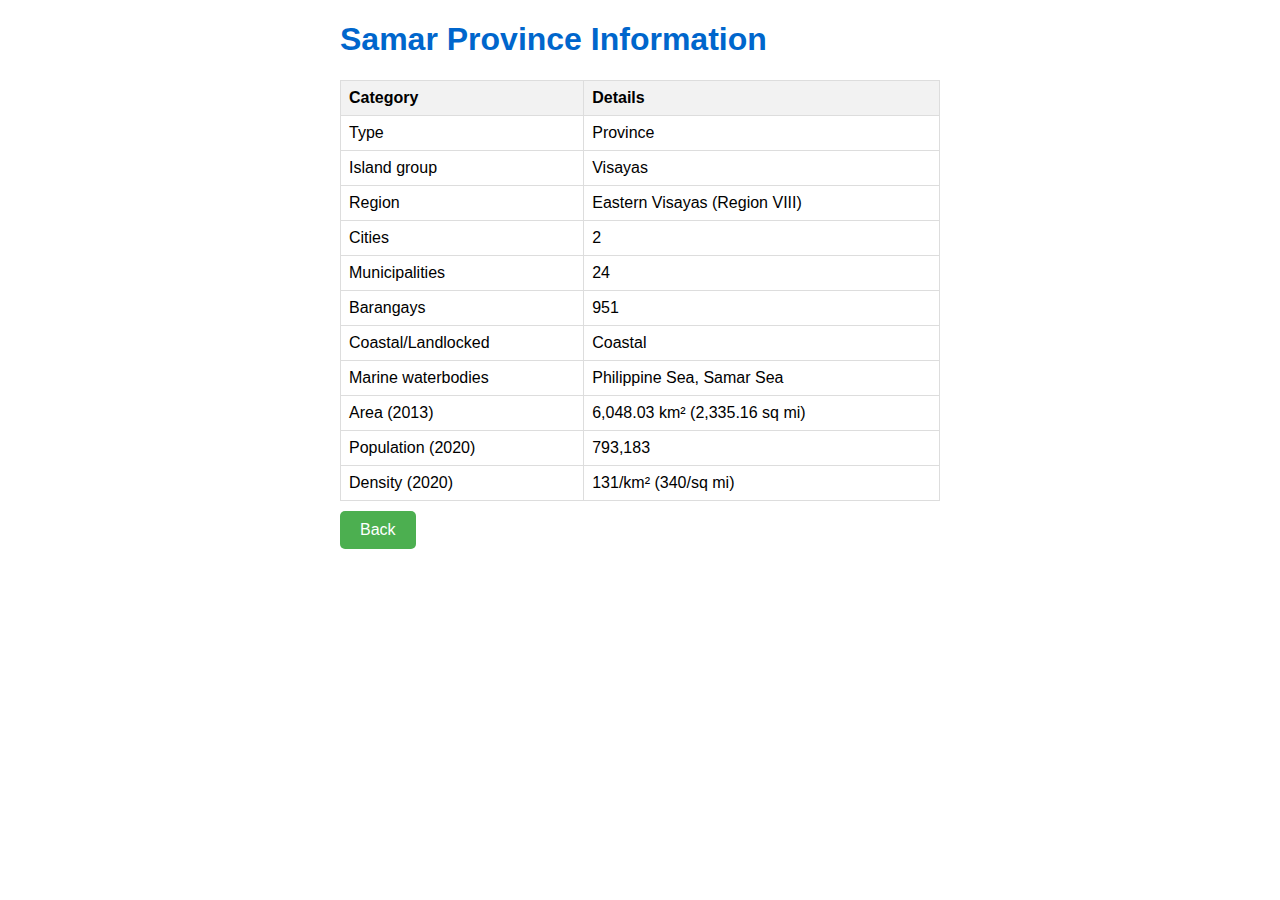
<file: Image Mapping/Samar.html>
<!DOCTYPE html>
<html lang="en">
<head>
    <meta charset="UTF-8">
    <meta name="viewport" content="width=device-width, initial-scale=1.0">
    <title>Samar Province Information</title>
    <style>
        body {
            font-family: Arial, sans-serif;
            max-width: 600px;
            margin: 20px auto;
            padding: 0 20px;
        }

        h1 {
            color: #0066cc;
        }

        table {
            border-collapse: collapse;
            width: 100%;
        }

        th, td {
            border: 1px solid #ddd;
            padding: 8px;
            text-align: left;
        }

        th {
            background-color: #f2f2f2;
        }

        button {
            padding: 10px 20px;
            font-size: 16px;
            cursor: pointer;
            background-color: #4CAF50; 
            color: #fff; 
            border: none;
            border-radius: 5px;
            margin-top: 10px;
        }
    </style>
</head>
<body>

<h1>Samar Province Information</h1>

<table>
    <tr>
        <th>Category</th>
        <th>Details</th>
    </tr>
    <tr>
        <td>Type</td>
        <td>Province</td>
    </tr>
    <tr>
        <td>Island group</td>
        <td>Visayas</td>
    </tr>
    <tr>
        <td>Region</td>
        <td>Eastern Visayas (Region VIII)</td>
    </tr>
    <tr>
        <td>Cities</td>
        <td>2</td>
    </tr>
    <tr>
        <td>Municipalities</td>
        <td>24</td>
    </tr>
    <tr>
        <td>Barangays</td>
        <td>951</td>
    </tr>
    <tr>
        <td>Coastal/Landlocked</td>
        <td>Coastal</td>
    </tr>
    <tr>
        <td>Marine waterbodies</td>
        <td>Philippine Sea, Samar Sea</td>
    </tr>
    <tr>
        <td>Area (2013)</td>
        <td>6,048.03 km² (2,335.16 sq mi)</td>
    </tr>
    <tr>
        <td>Population (2020)</td>
        <td>793,183</td>
    </tr>
    <tr>
        <td>Density (2020)</td>
        <td>131/km² (340/sq mi)</td>
    </tr>
</table>
<button onclick="window.location.href='index.html'">Back</button></body>
</html>
</file>
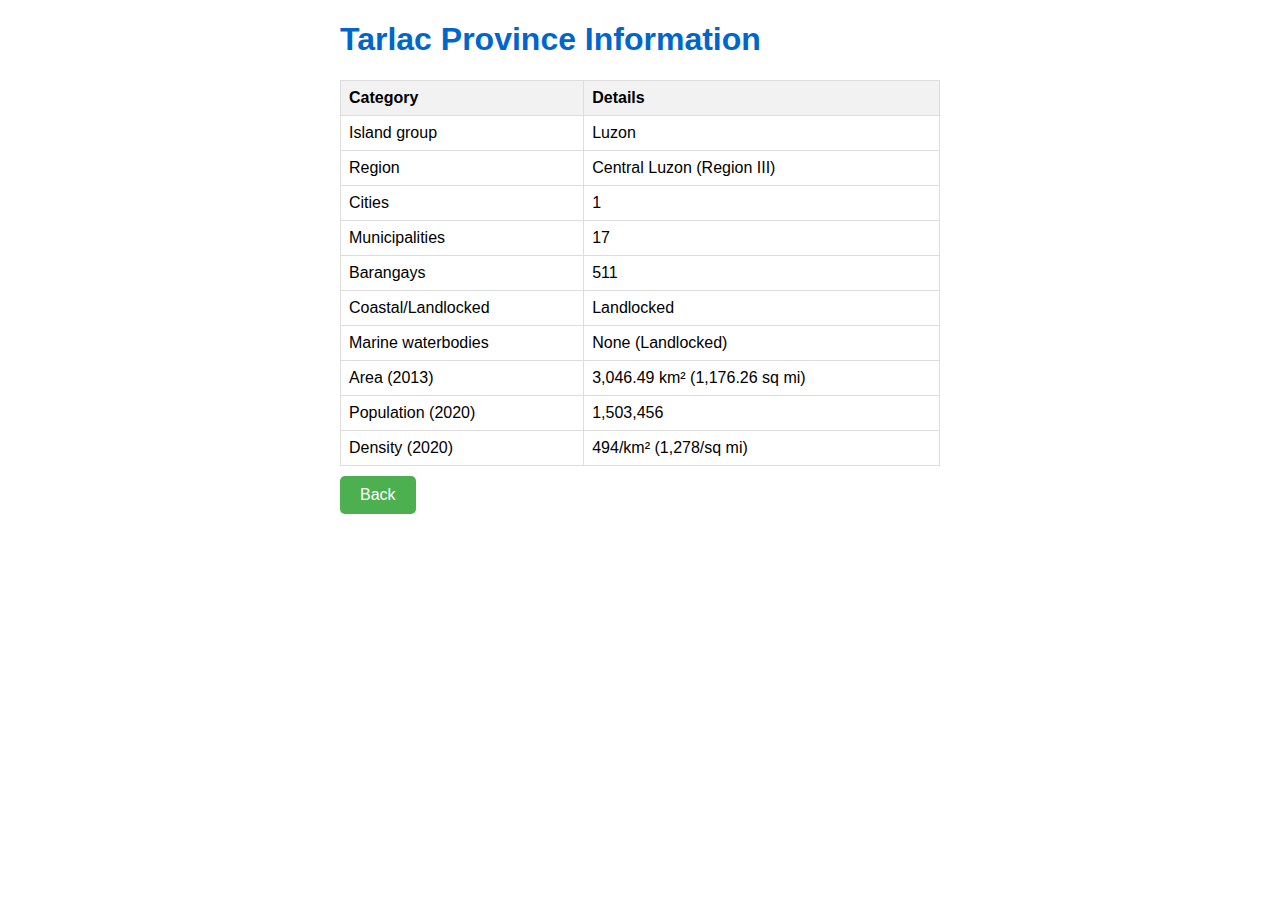
<file: Image Mapping/Tarlac.html>
<!DOCTYPE html>
<html lang="en">
<head>
    <meta charset="UTF-8">
    <meta name="viewport" content="width=device-width, initial-scale=1.0">
    <title>Tarlac Province Information</title>
    <style>
        body {
            font-family: Arial, sans-serif;
            max-width: 600px;
            margin: 20px auto;
            padding: 0 20px;
        }

        h1 {
            color: #0066cc;
        }

        table {
            border-collapse: collapse;
            width: 100%;
        }

        th, td {
            border: 1px solid #ddd;
            padding: 8px;
            text-align: left;
        }

        th {
            background-color: #f2f2f2;
        }

        button {
            padding: 10px 20px;
            font-size: 16px;
            cursor: pointer;
            background-color: #4CAF50; 
            color: #fff; 
            border: none;
            border-radius: 5px;
            margin-top: 10px;
        }
    </style>
</head>
<body>

<h1>Tarlac Province Information</h1>

<table>
    <tr>
        <th>Category</th>
        <th>Details</th>
    </tr>
    <tr>
        <td>Island group</td>
        <td>Luzon</td>
    </tr>
    <tr>
        <td>Region</td>
        <td>Central Luzon (Region III)</td>
    </tr>
    <tr>
        <td>Cities</td>
        <td>1</td>
    </tr>
    <tr>
        <td>Municipalities</td>
        <td>17</td>
    </tr>
    <tr>
        <td>Barangays</td>
        <td>511</td>
    </tr>
    <tr>
        <td>Coastal/Landlocked</td>
        <td>Landlocked</td>
    </tr>
    <tr>
        <td>Marine waterbodies</td>
        <td>None (Landlocked)</td>
    </tr>
    <tr>
        <td>Area (2013)</td>
        <td>3,046.49 km² (1,176.26 sq mi)</td>
    </tr>
    <tr>
        <td>Population (2020)</td>
        <td>1,503,456</td>
    </tr>
    <tr>
        <td>Density (2020)</td>
        <td>494/km² (1,278/sq mi)</td>
    </tr>
</table>
<button onclick="window.location.href='index.html'">Back</button></body>
</html>
</file>
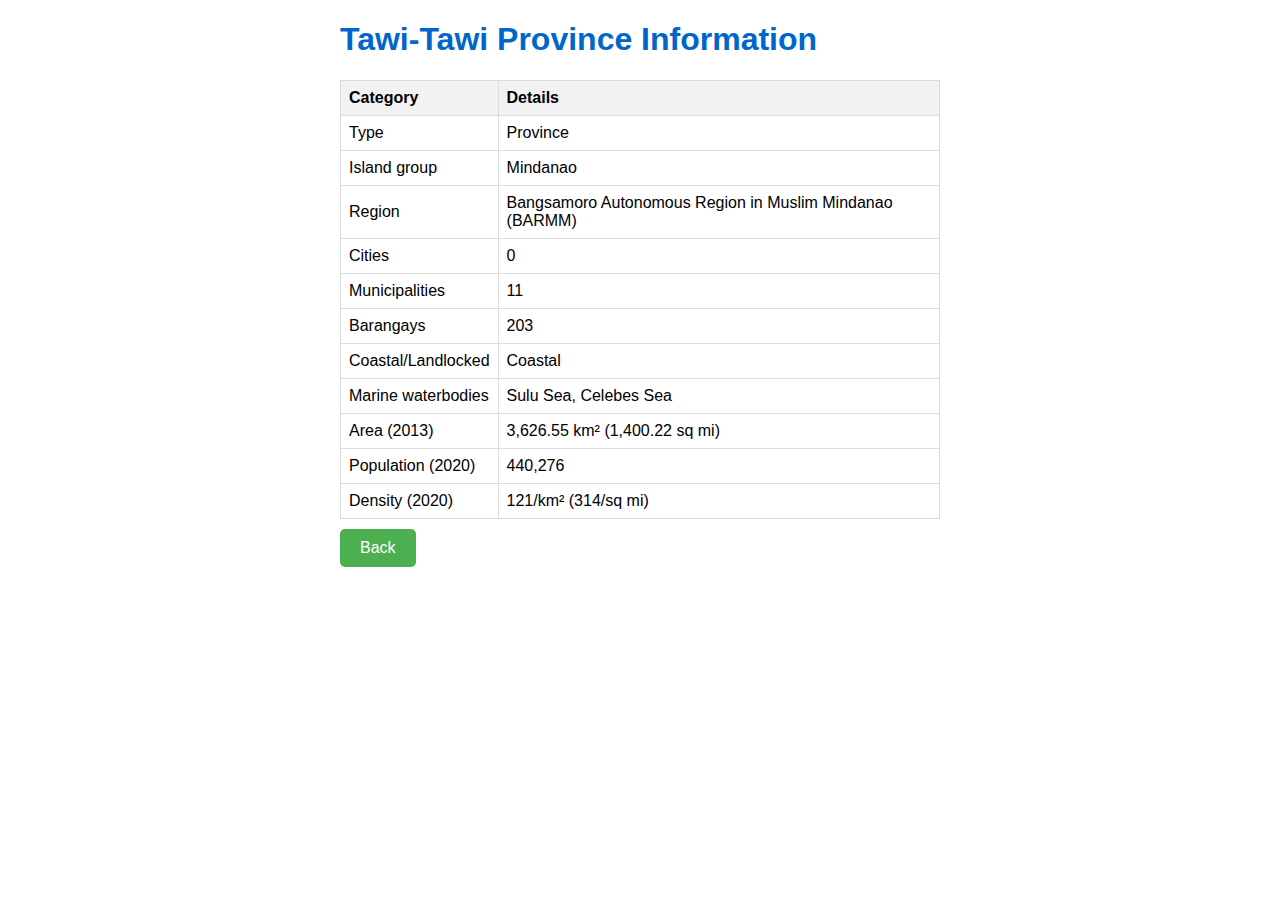
<file: Image Mapping/Tawi-Tawi.html>
<!DOCTYPE html>
<html lang="en">
<head>
    <meta charset="UTF-8">
    <meta name="viewport" content="width=device-width, initial-scale=1.0">
    <title>Tawi-Tawi Province Information</title>
    <style>
        body {
            font-family: Arial, sans-serif;
            max-width: 600px;
            margin: 20px auto;
            padding: 0 20px;
        }

        h1 {
            color: #0066cc;
        }

        table {
            border-collapse: collapse;
            width: 100%;
        }

        th, td {
            border: 1px solid #ddd;
            padding: 8px;
            text-align: left;
        }

        th {
            background-color: #f2f2f2;
        }

        button {
            padding: 10px 20px;
            font-size: 16px;
            cursor: pointer;
            background-color: #4CAF50; 
            color: #fff; 
            border: none;
            border-radius: 5px;
            margin-top: 10px;
        }
    </style>
</head>
<body>

<h1>Tawi-Tawi Province Information</h1>

<table>
    <tr>
        <th>Category</th>
        <th>Details</th>
    </tr>
    <tr>
        <td>Type</td>
        <td>Province</td>
    </tr>
    <tr>
        <td>Island group</td>
        <td>Mindanao</td>
    </tr>
    <tr>
        <td>Region</td>
        <td>Bangsamoro Autonomous Region in Muslim Mindanao (BARMM)</td>
    </tr>
    <tr>
        <td>Cities</td>
        <td>0</td>
    </tr>
    <tr>
        <td>Municipalities</td>
        <td>11</td>
    </tr>
    <tr>
        <td>Barangays</td>
        <td>203</td>
    </tr>
    <tr>
        <td>Coastal/Landlocked</td>
        <td>Coastal</td>
    </tr>
    <tr>
        <td>Marine waterbodies</td>
        <td>Sulu Sea, Celebes Sea</td>
    </tr>
    <tr>
        <td>Area (2013)</td>
        <td>3,626.55 km² (1,400.22 sq mi)</td>
    </tr>
    <tr>
        <td>Population (2020)</td>
        <td>440,276</td>
    </tr>
    <tr>
        <td>Density (2020)</td>
        <td>121/km² (314/sq mi)</td>
    </tr>
</table>
<button onclick="window.location.href='index.html'">Back</button></body>
</html>
</file>
<file: HCI_CALCU/index.css>
* {
    font-family: Arial, Helvetica, sans-serif;
}

.box {
    padding: 50px;
    width: 500px;
    margin: auto;
    height: auto;
}

.container {
    margin-top: 100px;
    display: grid;
    grid-template-columns: repeat(4, 1fr);
    gap: 5px;
    padding: 20px;
    border: 1px solid #ccc;
    align-items: center;
    width: 370px;
    margin: auto;
    background-color: #63bda4;
    border-radius: 20px;
    height: auto;
}

.grid-item {
    background-color: transparent;
    padding: 5px;
}

.grid-item button {
    color: black;
    padding: 20px;
    border: none;
    width: 100%;
    border-radius: 40px;
    font-size: 30px;
    background-color: #d9ffea;    
    position: relative; 
    overflow: hidden; 
}

.grid-item button:hover {
    background-color:	#63bda4;
    color: white;
}

.grid-item button:active {
    transform: scale(0.8);
}

#zero-grid {
    grid-column: span 2;
}

.input-display {
    grid-column: span 4;
    background-color: #d9ffea;
    border-radius: 25px;
    text-align: right;
    margin-bottom: 10px; 
    margin-top: 18px;
    font-size: 40px;
    color: black;
    padding-right: 15px;
    padding-top: 30px; 
    padding-bottom: 40px;
}
</file>
